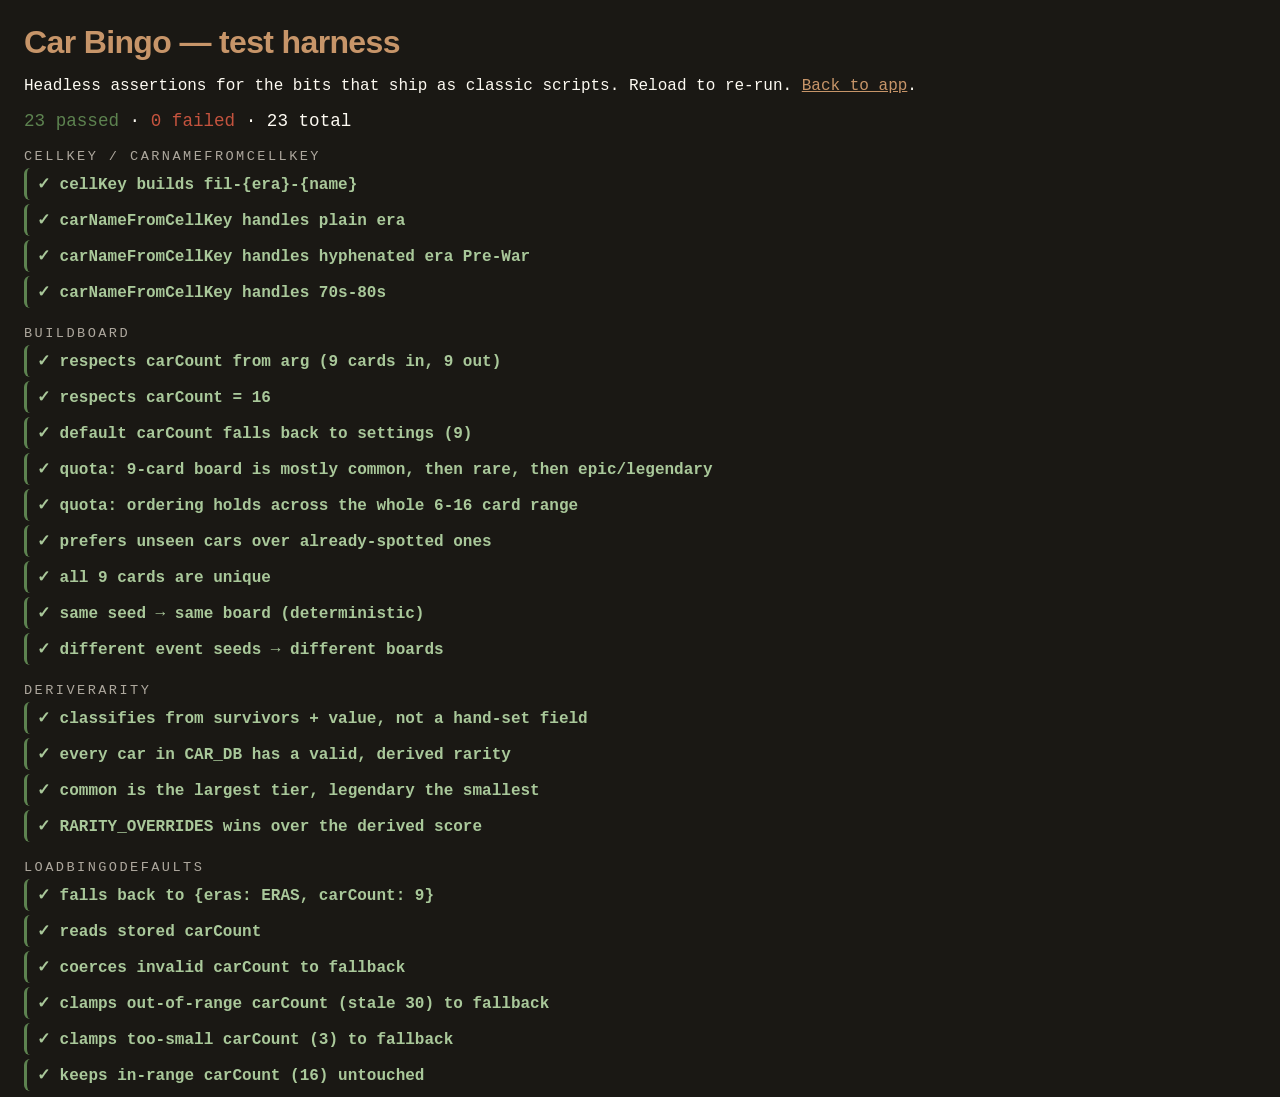
<file: tests.html>
<!DOCTYPE html>
<html lang="en">
<head>
<meta charset="UTF-8">
<title>Car Bingo — tests</title>
<style>
  body{font-family:ui-monospace,monospace;margin:24px;background:#1a1814;color:#fdfaf2}
  h1{font-family:sans-serif;font-weight:700;letter-spacing:-0.02em;color:#c79569;margin-bottom:8px}
  .summary{font-size:1.1rem;margin-bottom:18px}
  .summary .pass{color:#5d8350}
  .summary .fail{color:#c4533e}
  .case{padding:6px 10px;margin:4px 0;border-radius:6px;border-left:3px solid #2f2b25}
  .case.ok  {border-left-color:#5d8350;color:#a9c89a}
  .case.bad {border-left-color:#c4533e;color:#e8a499}
  .case .lbl{font-weight:600}
  .case .why{font-size:0.85rem;opacity:0.85;margin-top:2px}
  .group{margin-top:18px;color:#aea89e;font-size:0.85rem;letter-spacing:0.18em;text-transform:uppercase}
  a{color:#c79569}
</style>
</head>
<body>
<h1>Car Bingo — test harness</h1>
<p>Headless assertions for the bits that ship as classic scripts. Reload to re-run. <a href="/">Back to app</a>.</p>
<div class="summary" id="summary">Running…</div>
<div id="results"></div>

<!-- Pull in the app's globals so we can call buildBoard, cellKey,
     carNameFromCellKey, loadBingoDefaults, _quotaFor etc. directly. -->
<script src="js/cars.js"></script>
<script>
  // Minimal stubs so app.js loads in test mode — it expects a few
  // globals from auth/supabase/db modules at parse time. None of
  // these test cases hit the network.
  window.SB = { from: () => ({ select: () => ({ data: null, error: null }) }) };
  window.CURRENT_SESSION = null;
  window.CURRENT_PROFILE = null;
  function currentUserId() { return 'test-user'; }
  function currentDisplayName() { return 'Tester'; }
  function escapeHtml(s) { return String(s ?? '').replace(/[&<>"']/g, c => ({'&':'&amp;','<':'&lt;','>':'&gt;','"':'&quot;',"'":'&#39;'}[c])); }
  function escapeAttr(s) { return escapeHtml(s); }
  function escapeJsSq(s) { return String(s ?? '').replace(/\\/g,'\\\\').replace(/'/g,"\\'"); }
  // Stub showSnack / showErr / save / DB etc. so app.js doesn't
  // explode when it tries to touch the DOM-less harness.
  function showSnack() {}
  function showErr()   {}
  function save()      {}
  function loadStore() { return {}; }
  function buildEraTabs(){}
  function renderList(){}
  function renderEventList(){}
  function refreshHomeShortcuts(){}
  function refreshBingoSettingsRow(){}
  function _setIndicator(){}
  window.DB = {
    sightings: { create:()=>Promise.reject('stub'), remove:()=>Promise.reject('stub') },
    boards:    { get:()=>Promise.reject('stub'), upsert:()=>Promise.reject('stub') },
    upcoming:  { list:()=>Promise.reject('stub') },
    events:    { create:()=>Promise.reject('stub') },
    myCars:    { list:()=>Promise.reject('stub'), create:()=>Promise.reject('stub') },
    storage:   { publicUrl:()=>'' },
  };
  window.Queue = { drain:()=>Promise.resolve() };
</script>
<script src="js/app.js"></script>
<script>
  // ───────── tiny test runner ────────────────────────────────
  const results = [];
  function group(name) { results.push({ kind:'group', name }); }
  function test(name, fn) {
    try { fn(); results.push({ kind:'case', name, ok:true }); }
    catch (e) { results.push({ kind:'case', name, ok:false, why: e && e.message ? e.message : String(e) }); }
  }
  function eq(a, b, label) {
    const aj = JSON.stringify(a), bj = JSON.stringify(b);
    if (aj !== bj) throw new Error(`${label || 'eq'}: expected ${bj}, got ${aj}`);
  }
  function truthy(v, label) { if (!v) throw new Error(`${label || 'truthy'}: got ${JSON.stringify(v)}`); }

  // ───────── cellKey / carNameFromCellKey ────────────────────
  group('cellKey / carNameFromCellKey');
  test('cellKey builds fil-{era}-{name}', () => {
    eq(cellKey('1960s', 'MGB Roadster'), 'fil-1960s-MGB Roadster');
  });
  test('carNameFromCellKey handles plain era', () => {
    eq(carNameFromCellKey('fil-1960s-MGB Roadster'), 'MGB Roadster');
  });
  test('carNameFromCellKey handles hyphenated era Pre-War', () => {
    eq(carNameFromCellKey('fil-Pre-War-Bentley 4½ Litre'), 'Bentley 4½ Litre');
  });
  test('carNameFromCellKey handles 70s-80s', () => {
    eq(carNameFromCellKey('fil-70s–80s-Lamborghini Diablo'), 'Lamborghini Diablo');
  });

  // ───────── buildBoard ──────────────────────────────────────
  group('buildBoard');
  test('respects carCount from arg (9 cards in, 9 out)', () => {
    // Empty S.spotted so seen-set is empty; build a fresh 9-card board.
    S.spotted = {};
    const board = buildBoard('test-1', 'test-user', 0, ERAS, 9);
    eq(board.length, 9, 'board length');
  });
  test('respects carCount = 16', () => {
    S.spotted = {};
    const board = buildBoard('test-2', 'test-user', 0, ERAS, 16);
    eq(board.length, 16, 'board length');
  });
  test('default carCount falls back to settings (9)', () => {
    S.spotted = {};
    localStorage.removeItem('cb-bingo-defaults-v1');
    const board = buildBoard('test-3', 'test-user', 0, ERAS, undefined);
    eq(board.length, 9, 'default board length');
  });
  test('quota: 9-card board is mostly common, then rare, then epic/legendary', () => {
    const q = _quotaFor(9);
    eq(q.legendary, 1);
    eq(q.epic, 1);
    eq(q.rare, 3);
    eq(q.common, 4);
    truthy(q.legendary + q.epic + q.rare + q.common === 9, 'quotas sum to 9');
    // Ordering must hold: common is the biggest bucket, legendary the smallest.
    truthy(q.common >= q.rare && q.rare >= q.epic && q.epic >= q.legendary,
      'common >= rare >= epic >= legendary');
  });
  test('quota: ordering holds across the whole 6-16 card range', () => {
    for (let n = 6; n <= 16; n++) {
      const q = _quotaFor(n);
      eq(q.legendary + q.epic + q.rare + q.common, n, `sum for n=${n}`);
      truthy(q.common >= q.rare && q.rare >= q.epic && q.epic >= q.legendary,
        `common>=rare>=epic>=legendary for n=${n} (got ${JSON.stringify(q)})`);
    }
  });
  test('prefers unseen cars over already-spotted ones', () => {
    // Mark every Pre-War car (rarer pool) as spotted in a fake event.
    // The new board should still pick unseen cars from other eras
    // before falling back to those.
    const allPreWar = CAR_DB.filter(c => c.era === 'Pre-War');
    S.spotted = { 'old-event': {} };
    for (const c of allPreWar) {
      S.spotted['old-event'][cellKey(c.era, c.name)] = {
        event: 'old-event', loc: '', ts: new Date().toISOString(), sightings: [{ id:'x' }],
      };
    }
    const board = buildBoard('test-4', 'test-user', 0, ERAS, 9);
    const seenNames = new Set(allPreWar.map(c => c.name));
    const overlap = board.filter(c => seenNames.has(c.name));
    truthy(overlap.length === 0, `expected 0 Pre-War (seen) cars on new board, got ${overlap.length}`);
  });
  test('all 9 cards are unique', () => {
    S.spotted = {};
    const board = buildBoard('test-5', 'test-user', 0, ERAS, 9);
    const names = new Set(board.map(c => c.name));
    eq(names.size, board.length, 'card names unique');
  });
  test('same seed → same board (deterministic)', () => {
    S.spotted = {};
    const a = buildBoard('same', 'same-user', 0, ERAS, 9).map(c => c.name);
    const b = buildBoard('same', 'same-user', 0, ERAS, 9).map(c => c.name);
    eq(a, b, 'deterministic by seed');
  });
  test('different event seeds → different boards', () => {
    S.spotted = {};
    const a = buildBoard('event-a', 'same-user', 0, ERAS, 9).map(c => c.name).sort();
    const b = buildBoard('event-b', 'same-user', 0, ERAS, 9).map(c => c.name).sort();
    truthy(JSON.stringify(a) !== JSON.stringify(b), 'different seeds should produce different boards');
  });

  // ───────── deriveRarity (data-driven) ──────────────────────
  group('deriveRarity');
  test('classifies from survivors + value, not a hand-set field', () => {
    const byName = n => CAR_DB.find(c => c.name === n);
    // Trophy: very scarce AND very valuable.
    eq(deriveRarity(byName('Ferrari 250 GTO')), 'legendary', '250 GTO');
    eq(deriveRarity(byName('McLaren F1')),      'legendary', 'McLaren F1');
    // The bug the user reported: ~900 left is NOT common.
    eq(deriveRarity(byName('Rolls-Royce Phantom II')), 'epic', 'Phantom II');
    // Abundant + affordable → common (the ones you actually see).
    eq(deriveRarity(byName('Porsche 911 Carrera 3.2')), 'common', '911 3.2');
    eq(deriveRarity(byName('Ferrari Testarossa')),      'common', 'Testarossa');
    // Scarce but not especially valuable → epic, not legendary.
    eq(deriveRarity(byName('Maserati Quattroporte II')), 'epic', 'Quattroporte II');
  });
  test('every car in CAR_DB has a valid, derived rarity', () => {
    const valid = new Set(['common','rare','epic','legendary']);
    const bad = CAR_DB.filter(c => !valid.has(c.rarity));
    truthy(bad.length === 0, `all rarities valid (offenders: ${bad.slice(0,3).map(c=>c.name+'='+c.rarity).join(', ')})`);
    // The load-time normalisation must have run: static field == derived.
    const drift = CAR_DB.filter(c => c.rarity !== deriveRarity(c));
    truthy(drift.length === 0, `no static/derived drift (offenders: ${drift.slice(0,3).map(c=>c.name).join(', ')})`);
  });
  test('common is the largest tier, legendary the smallest', () => {
    const t = { common:0, rare:0, epic:0, legendary:0 };
    CAR_DB.forEach(c => t[c.rarity]++);
    truthy(t.common > t.rare, `common(${t.common}) > rare(${t.rare})`);
    truthy(t.rare > t.epic, `rare(${t.rare}) > epic(${t.epic})`);
    truthy(t.epic > t.legendary, `epic(${t.epic}) > legendary(${t.legendary})`);
  });
  test('RARITY_OVERRIDES wins over the derived score', () => {
    // Non-destructive check: a temporary override forces a known car.
    const name = 'Porsche 911 Carrera 3.2';
    RARITY_OVERRIDES[name] = 'legendary';
    try { eq(deriveRarity(CAR_DB.find(c=>c.name===name)), 'legendary', 'override applied'); }
    finally { delete RARITY_OVERRIDES[name]; }
  });

  // ───────── loadBingoDefaults ───────────────────────────────
  group('loadBingoDefaults');
  test('falls back to {eras: ERAS, carCount: 9}', () => {
    localStorage.removeItem('cb-bingo-defaults-v1');
    const d = loadBingoDefaults();
    eq(d.carCount, 9, 'fallback carCount');
    truthy(Array.isArray(d.eras) && d.eras.length, 'fallback eras');
  });
  test('reads stored carCount', () => {
    localStorage.setItem('cb-bingo-defaults-v1', JSON.stringify({ eras: ERAS, carCount: 12 }));
    eq(loadBingoDefaults().carCount, 12);
  });
  test('coerces invalid carCount to fallback', () => {
    localStorage.setItem('cb-bingo-defaults-v1', JSON.stringify({ eras: ERAS, carCount: 'eleventy' }));
    eq(loadBingoDefaults().carCount, 9);
  });
  test('clamps out-of-range carCount (stale 30) to fallback', () => {
    localStorage.setItem('cb-bingo-defaults-v1', JSON.stringify({ eras: ERAS, carCount: 30 }));
    eq(loadBingoDefaults().carCount, 9);
  });
  test('clamps too-small carCount (3) to fallback', () => {
    localStorage.setItem('cb-bingo-defaults-v1', JSON.stringify({ eras: ERAS, carCount: 3 }));
    eq(loadBingoDefaults().carCount, 9);
  });
  test('keeps in-range carCount (16) untouched', () => {
    localStorage.setItem('cb-bingo-defaults-v1', JSON.stringify({ eras: ERAS, carCount: 16 }));
    eq(loadBingoDefaults().carCount, 16);
  });

  // ───────── render results ──────────────────────────────────
  const sum  = document.getElementById('summary');
  const rEl  = document.getElementById('results');
  const cases = results.filter(r => r.kind === 'case');
  const passed = cases.filter(r => r.ok).length;
  const failed = cases.length - passed;
  sum.innerHTML = `<span class="pass">${passed} passed</span> · `
                + `<span class="fail">${failed} failed</span> · `
                + `${cases.length} total`;
  rEl.innerHTML = results.map(r => {
    if (r.kind === 'group') return `<div class="group">${escapeHtml(r.name)}</div>`;
    return `<div class="case ${r.ok ? 'ok' : 'bad'}">`
         +   `<div class="lbl">${r.ok ? '✓' : '✗'} ${escapeHtml(r.name)}</div>`
         +   (r.why ? `<div class="why">${escapeHtml(r.why)}</div>` : '')
         + `</div>`;
  }).join('');
</script>
</body>
</html>
</file>
